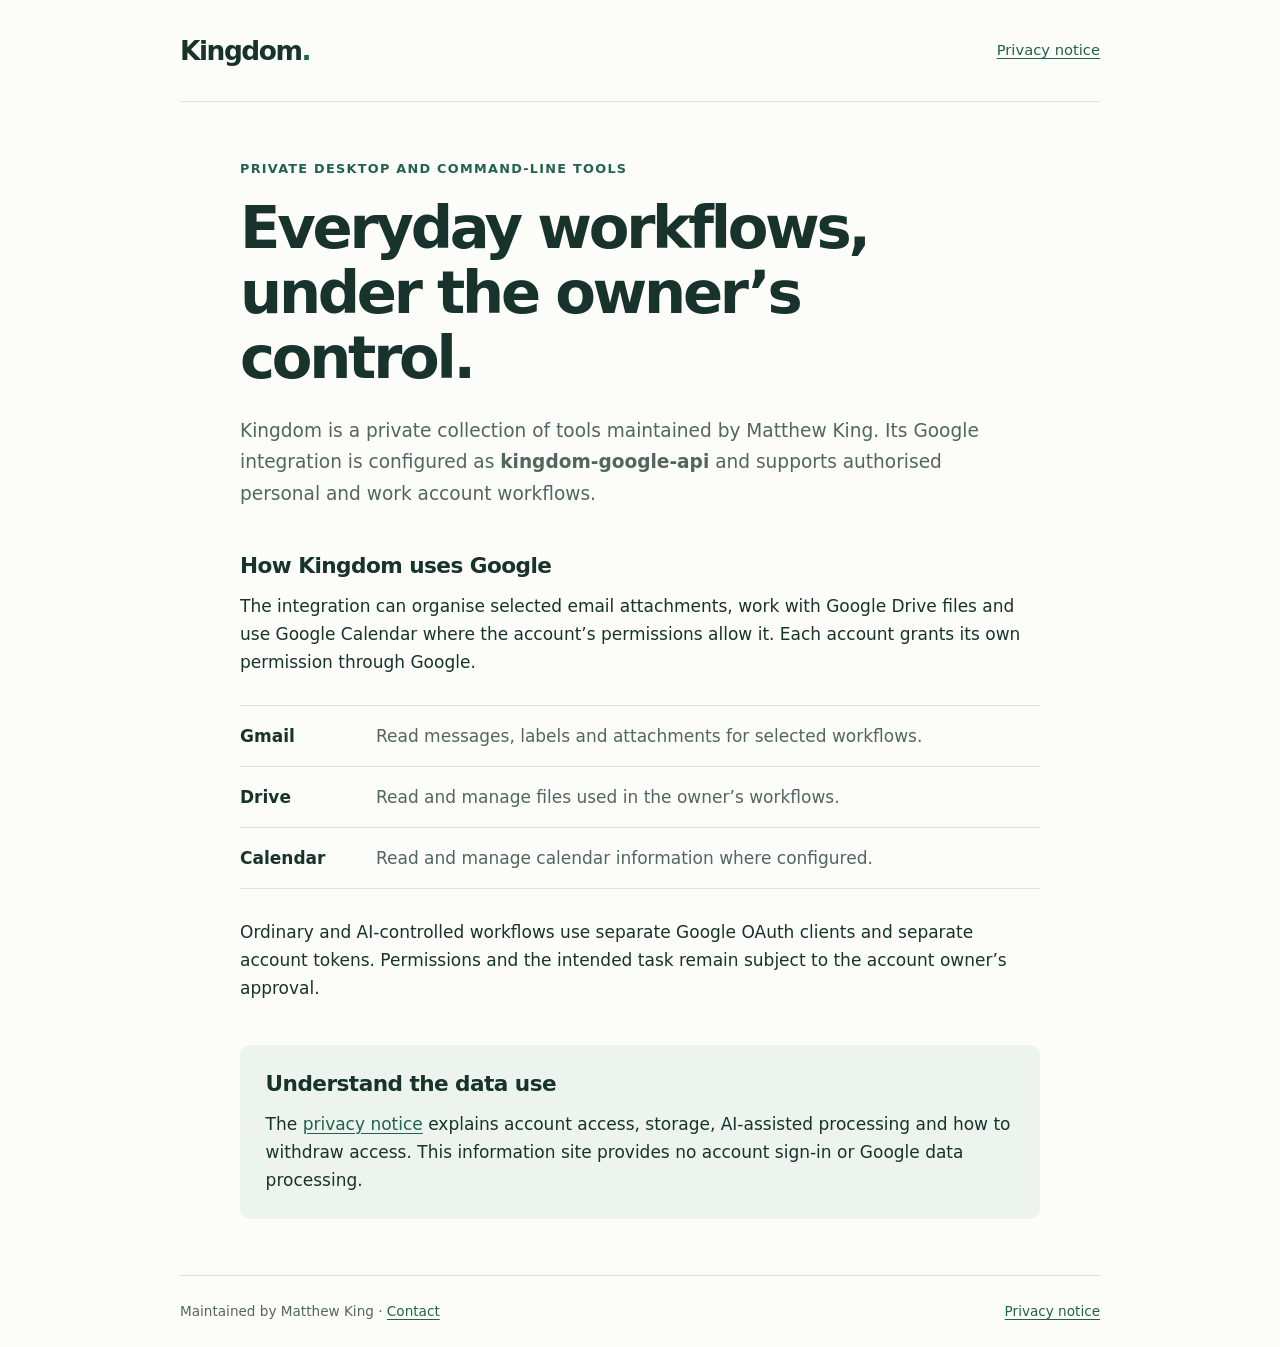
<file: index.html>
<!doctype html>
<html lang="en-AU">
<head>
  <meta charset="utf-8">
  <meta name="viewport" content="width=device-width, initial-scale=1">
  <meta name="description" content="Kingdom is a private collection of desktop and command-line tools for authorised personal workflows.">
  <title>Kingdom — private workflow tools</title>
  <link rel="stylesheet" href="styles.css">
</head>
<body>
  <header class="site-header">
    <a class="wordmark" href="./" aria-label="Kingdom home">Kingdom<span aria-hidden="true">.</span></a>
    <nav aria-label="Main navigation"><a href="privacy.html">Privacy notice</a></nav>
  </header>
  <main>
    <p class="eyebrow">Private desktop and command-line tools</p>
    <h1>Everyday workflows,<br>under the owner’s control.</h1>
    <p class="intro">Kingdom is a private collection of tools maintained by Matthew King. Its Google integration is configured as <strong>kingdom-google-api</strong> and supports authorised personal and work account workflows.</p>
    <section aria-labelledby="google-heading">
      <h2 id="google-heading">How Kingdom uses Google</h2>
      <p>The integration can organise selected email attachments, work with Google Drive files and use Google Calendar where the account’s permissions allow it. Each account grants its own permission through Google.</p>
      <dl class="services">
        <div><dt>Gmail</dt><dd>Read messages, labels and attachments for selected workflows.</dd></div>
        <div><dt>Drive</dt><dd>Read and manage files used in the owner’s workflows.</dd></div>
        <div><dt>Calendar</dt><dd>Read and manage calendar information where configured.</dd></div>
      </dl>
      <p>Ordinary and AI-controlled workflows use separate Google OAuth clients and separate account tokens. Permissions and the intended task remain subject to the account owner’s approval.</p>
    </section>
    <section class="notice" aria-labelledby="privacy-heading">
      <h2 id="privacy-heading">Understand the data use</h2>
      <p>The <a href="privacy.html">privacy notice</a> explains account access, storage, AI-assisted processing and how to withdraw access. This information site provides no account sign-in or Google data processing.</p>
    </section>
  </main>
  <footer><p>Maintained by Matthew King · <a href="mailto:mking2709@gmail.com">Contact</a></p><p><a href="privacy.html">Privacy notice</a></p></footer>
</body>
</html>
</file>
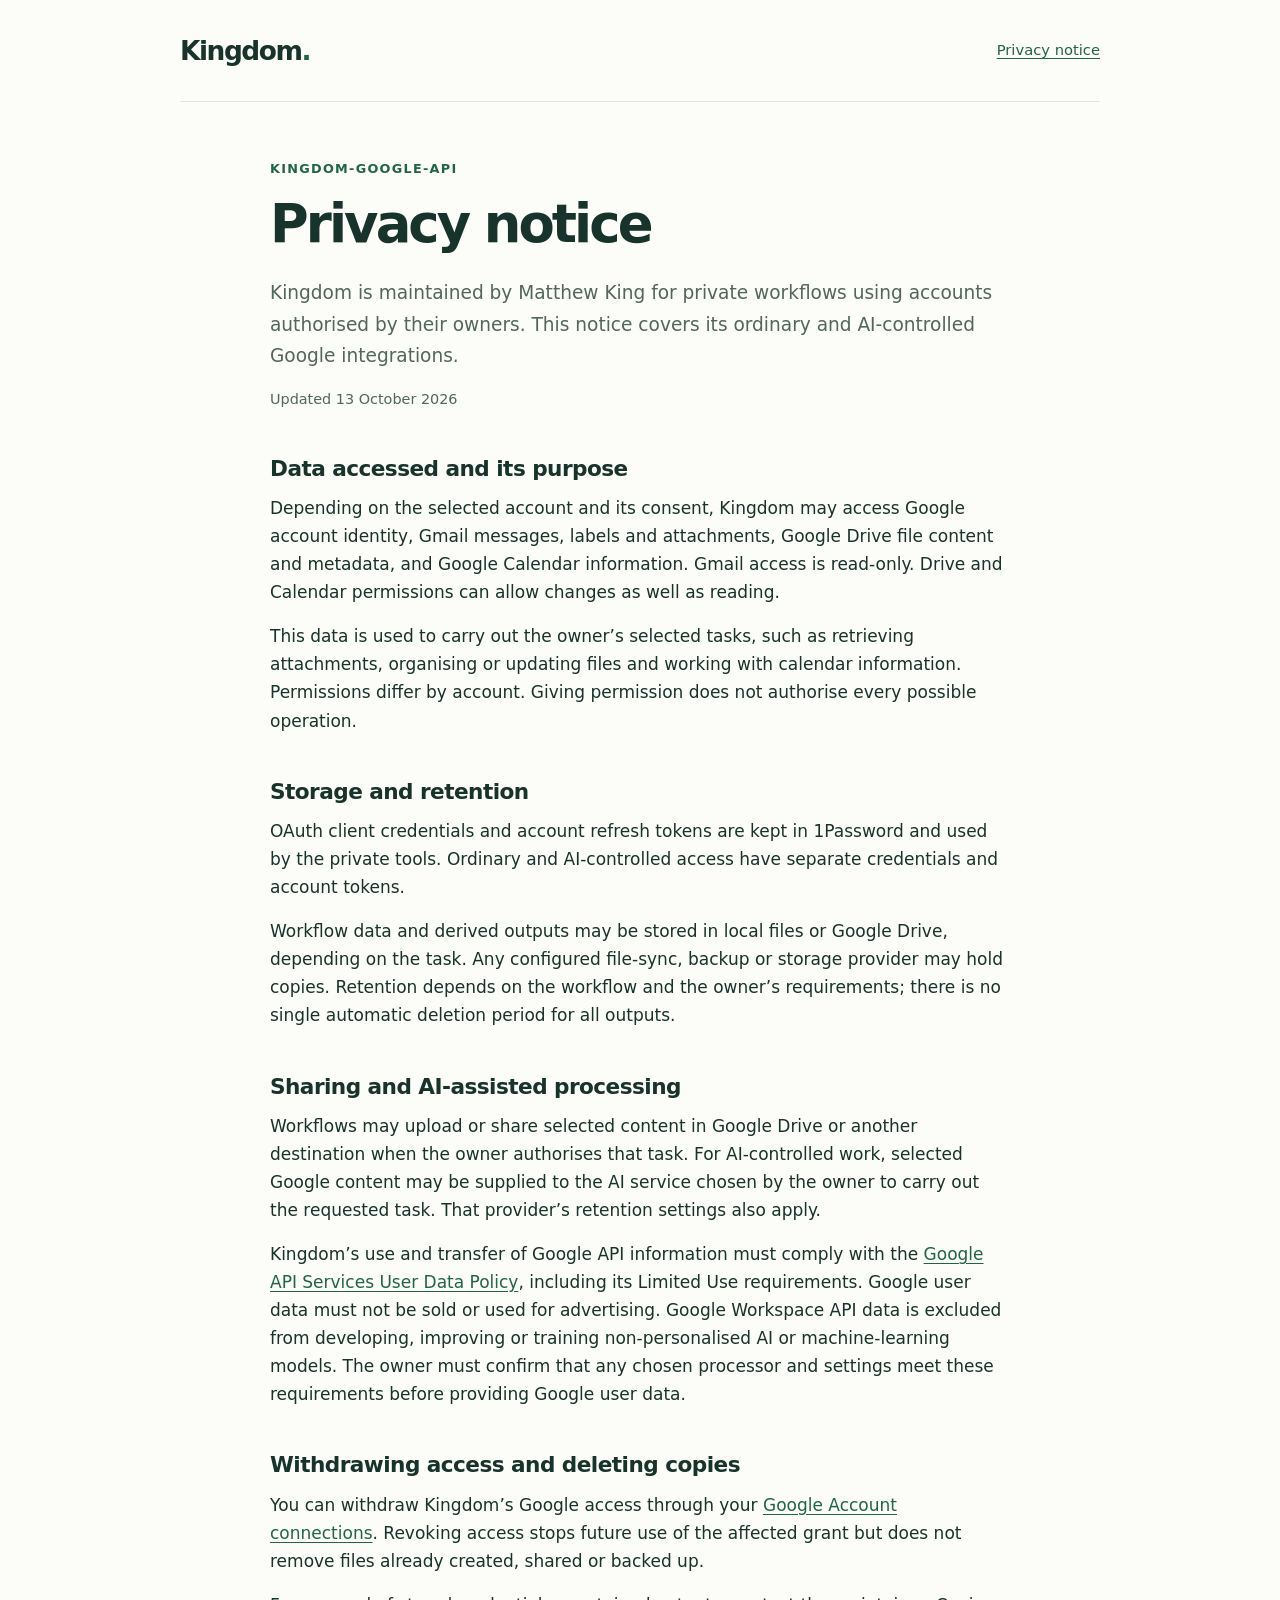
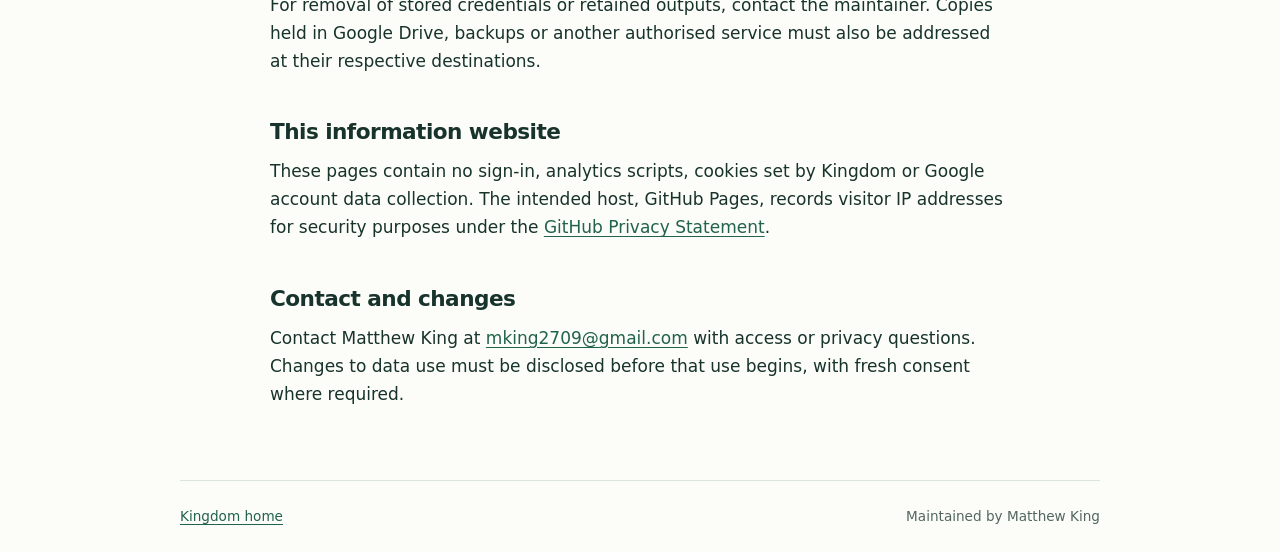
<file: privacy.html>
<!doctype html>
<html lang="en-AU">
<head>
  <meta charset="utf-8">
  <meta name="viewport" content="width=device-width, initial-scale=1">
  <meta name="description" content="How Kingdom's private Google workflows access, use, store and share Google account data.">
  <title>Privacy notice — Kingdom</title>
  <link rel="stylesheet" href="styles.css">
</head>
<body>
  <header class="site-header">
    <a class="wordmark" href="./" aria-label="Kingdom home">Kingdom<span aria-hidden="true">.</span></a>
    <nav aria-label="Main navigation"><a href="privacy.html" aria-current="page">Privacy notice</a></nav>
  </header>
  <main class="privacy">
    <p class="eyebrow">kingdom-google-api</p>
    <h1>Privacy notice</h1>
    <p class="intro">Kingdom is maintained by Matthew King for private workflows using accounts authorised by their owners. This notice covers its ordinary and AI-controlled Google integrations.</p>
    <p class="date">Updated 13 October 2026</p>
    <section aria-labelledby="access-heading">
      <h2 id="access-heading">Data accessed and its purpose</h2>
      <p>Depending on the selected account and its consent, Kingdom may access Google account identity, Gmail messages, labels and attachments, Google Drive file content and metadata, and Google Calendar information. Gmail access is read-only. Drive and Calendar permissions can allow changes as well as reading.</p>
      <p>This data is used to carry out the owner’s selected tasks, such as retrieving attachments, organising or updating files and working with calendar information. Permissions differ by account. Giving permission does not authorise every possible operation.</p>
    </section>
    <section aria-labelledby="storage-heading">
      <h2 id="storage-heading">Storage and retention</h2>
      <p>OAuth client credentials and account refresh tokens are kept in 1Password and used by the private tools. Ordinary and AI-controlled access have separate credentials and account tokens.</p>
      <p>Workflow data and derived outputs may be stored in local files or Google Drive, depending on the task. Any configured file-sync, backup or storage provider may hold copies. Retention depends on the workflow and the owner’s requirements; there is no single automatic deletion period for all outputs.</p>
    </section>
    <section aria-labelledby="sharing-heading">
      <h2 id="sharing-heading">Sharing and AI-assisted processing</h2>
      <p>Workflows may upload or share selected content in Google Drive or another destination when the owner authorises that task. For AI-controlled work, selected Google content may be supplied to the AI service chosen by the owner to carry out the requested task. That provider’s retention settings also apply.</p>
      <p>Kingdom’s use and transfer of Google API information must comply with the <a href="https://developers.google.com/terms/api-services-user-data-policy">Google API Services User Data Policy</a>, including its Limited Use requirements. Google user data must not be sold or used for advertising. Google Workspace API data is excluded from developing, improving or training non-personalised AI or machine-learning models. The owner must confirm that any chosen processor and settings meet these requirements before providing Google user data.</p>
    </section>
    <section aria-labelledby="control-heading">
      <h2 id="control-heading">Withdrawing access and deleting copies</h2>
      <p>You can withdraw Kingdom’s Google access through your <a href="https://myaccount.google.com/connections">Google Account connections</a>. Revoking access stops future use of the affected grant but does not remove files already created, shared or backed up.</p>
      <p>For removal of stored credentials or retained outputs, contact the maintainer. Copies held in Google Drive, backups or another authorised service must also be addressed at their respective destinations.</p>
    </section>
    <section aria-labelledby="website-heading">
      <h2 id="website-heading">This information website</h2>
      <p>These pages contain no sign-in, analytics scripts, cookies set by Kingdom or Google account data collection. The intended host, GitHub Pages, records visitor IP addresses for security purposes under the <a href="https://docs.github.com/en/site-policy/privacy-policies/github-general-privacy-statement">GitHub Privacy Statement</a>.</p>
    </section>
    <section aria-labelledby="contact-heading">
      <h2 id="contact-heading">Contact and changes</h2>
      <p>Contact Matthew King at <a href="mailto:mking2709@gmail.com">mking2709@gmail.com</a> with access or privacy questions. Changes to data use must be disclosed before that use begins, with fresh consent where required.</p>
    </section>
  </main>
  <footer><p><a href="./">Kingdom home</a></p><p>Maintained by Matthew King</p></footer>
</body>
</html>
</file>
<file: styles.css>
:root { color-scheme: light; --ink: #17332c; --muted: #52665f; --paper: #fcfcf8; --line: #dce4df; --accent: #21634b; }
* { box-sizing: border-box; }
body { margin: 0; color: var(--ink); background: var(--paper); font-family: ui-sans-serif, system-ui, -apple-system, BlinkMacSystemFont, "Segoe UI", sans-serif; font-size: 17px; line-height: 1.65; }
a { color: var(--accent); text-underline-offset: .2em; }
a:hover { text-decoration-thickness: 2px; }
a:focus-visible { outline: 3px solid #c5862b; outline-offset: 5px; }
.site-header, main, footer { width: min(100% - 3rem, 920px); margin-inline: auto; }
.site-header { display: flex; justify-content: space-between; align-items: center; gap: 1rem; padding-block: 1.8rem; border-bottom: 1px solid var(--line); }
.wordmark { color: var(--ink); text-decoration: none; font-size: 1.65rem; font-weight: 750; letter-spacing: -.055em; }
.wordmark span { color: var(--accent); }
nav { font-size: .92rem; }
main { max-width: 800px; padding-block: 3.5rem; }
.eyebrow { margin: 0 0 1rem; color: var(--accent); font-size: .8rem; font-weight: 700; letter-spacing: .1em; text-transform: uppercase; }
h1 { margin: 0 0 1.5rem; font-size: clamp(2.15rem, 5.5vw, 3.7rem); font-weight: 650; line-height: 1.1; letter-spacing: -.055em; }
h2 { margin: 0 0 .7rem; font-size: 1.35rem; font-weight: 650; line-height: 1.3; letter-spacing: -.025em; }
p { margin: 0 0 1rem; }
.intro { max-width: 740px; color: var(--muted); font-size: 1.16rem; line-height: 1.7; }
section { margin-top: 2.7rem; }
.services { margin-block: 1.8rem; border-top: 1px solid var(--line); }
.services div { display: grid; grid-template-columns: 120px 1fr; gap: 1rem; padding-block: 1rem; border-bottom: 1px solid var(--line); }
dt { font-weight: 650; }
dd { margin: 0; color: var(--muted); }
.notice { padding: 1.6rem; background: #edf3ed; border-radius: 10px; }
.notice p { margin-bottom: 0; }
.date { color: var(--muted); font-size: .9rem; }
.privacy { max-width: 740px; }
.privacy h1 { font-size: clamp(2.3rem, 5vw, 3.3rem); }
footer { display: flex; flex-wrap: wrap; justify-content: space-between; gap: .5rem 1.5rem; border-top: 1px solid var(--line); padding-block: 1.5rem; color: var(--muted); font-size: .85rem; }
footer p { margin: 0; }
@media (max-width: 520px) { body { font-size: 16px; } .site-header, main, footer { width: calc(100% - 2rem); } main { padding-block: 2.5rem; } .services div { grid-template-columns: 1fr; gap: .15rem; } }
</file>
